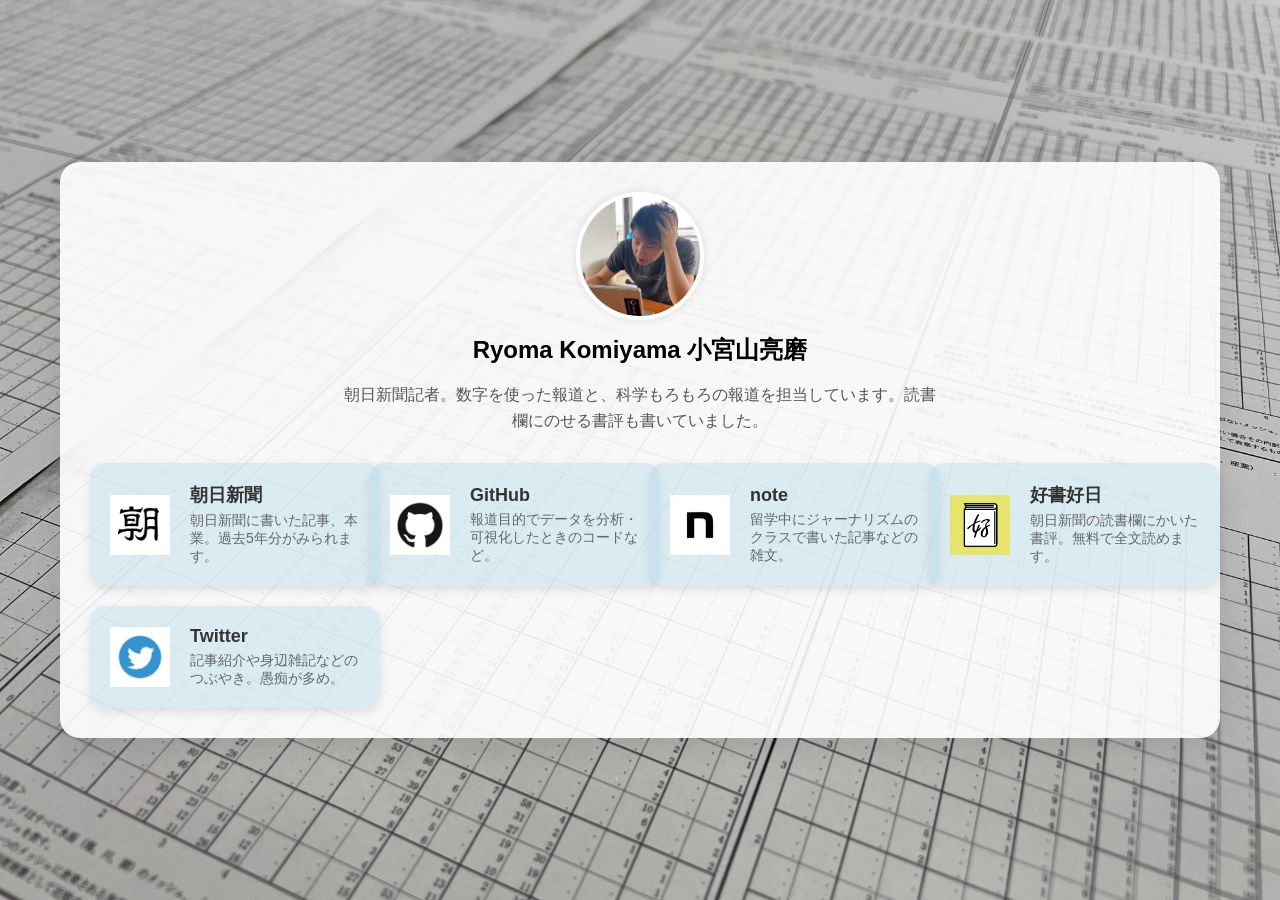
<file: index.html>
<!DOCTYPE html>
<html lang="ja">
<head>
    <meta charset="UTF-8">
    <meta name="viewport" content="width=device-width, initial-scale=1.0">
    <title>小宮山亮磨 | 朝日新聞記者</title>
    <meta name="description" content="朝日新聞記者・小宮山亮磨のウェブサイト。データを使った報道や科学報道、書評、GitHubやnoteでの発信を紹介しています。">
    <link rel="canonical" href="https://ryomakom.github.io/my_profile/">
    <meta property="og:title" content="小宮山亮磨 | 朝日新聞記者・データ報道">
    <meta property="og:description" content="朝日新聞記者・小宮山亮磨の公式ウェブサイト。データ報道、科学報道、書評など。">
    <meta property="og:type" content="website">
    <meta property="og:url" content="https://ryomakom.github.io/my_profile/">
    <meta property="og:image" content="https://github.com/ryomakom/my_profile/blob/main/profile.jpg">
    <meta name="google-site-verification" content="AjDPTl1NZj9dTbVpgsWfELuYcOZbsDiTIZR1UVCiakA" />
    <link rel="stylesheet" href="styles.css">
</head>
<body>
    <div class="container">
        <header>
            <img src="profile.jpg" alt="プロフィール写真" class="profile-photo">
            <h1 class="name">Ryoma Komiyama 小宮山亮磨</h1>
            <p class="intro">
                朝日新聞記者。数字を使った報道と、科学もろもろの報道を担当しています。読書欄にのせる書評も書いていました。
            </p>
        </header>

        <section class="social-links">
            <a href="https://sitesearch.asahi.com/sitesearch/?Keywords=%E5%B0%8F%E5%AE%AE%E5%B1%B1%E4%BA%AE%E7%A3%A8&Searchsubmit2=%E6%A4%9C%E7%B4%A2&Searchsubmit=%E6%A4%9C%E7%B4%A2&iref=pc_gnavi" class="link-item asahi" target="_blank">
                <img src="asahi-logo2.jpg" alt="朝日新聞" class="icon">
                <div class="link-content">
                    <h2>朝日新聞</h2>
                    <p>朝日新聞に書いた記事、本業。過去5年分がみられます。</p>
                </div>
            </a>

            <a href="https://github.com/ryomakom/" class="link-item github" target="_blank">
                <img src="github-logo.png" alt="GitHub" class="icon">
                <div class="link-content">
                    <h2>GitHub</h2>
                    <p>報道目的でデータを分析・可視化したときのコードなど。</p>
                </div>
            </a>

            <a href="https://note.com/ryomakom/" class="link-item note" target="_blank">
                <img src="note-logo.jpg" alt="note" class="icon">
                <div class="link-content">
                    <h2>note</h2>
                    <p>留学中にジャーナリズムのクラスで書いた記事などの雑文。</p>
                </div>
            </a>

            <a href="https://book.asahi.com/reviews/reviewer/11011996" class="link-item books" target="_blank">
                <img src="book-logo.jpg" alt="好書好日" class="icon">
                <div class="link-content">
                    <h2>好書好日</h2>
                    <p>朝日新聞の読書欄にかいた書評。無料で全文読めます。</p>
                </div>
            </a>

            <a href="https://x.com/ryomakom/" class="link-item twitter" target="_blank">
                <img src="twitter-logo.jpg" alt="Twitter" class="icon">
                <div class="link-content">
                    <h2>Twitter</h2>
                    <p>記事紹介や身辺雑記などのつぶやき。愚痴が多め。</p>
                </div>
            </a>
        </section>
    </div>
</body>
</html>
</file>
<file: styles.css>
/* 背景画像の設定 */
body {
    margin: 0;
    padding: 0;
    font-family: 'Arial', sans-serif;
    background: url('background.jpg') no-repeat center center fixed;
    background-size: cover;
    color: #333;
    display: flex;
    justify-content: center;
    align-items: center;
    min-height: 100vh;
}

/* コンテナのスタイル */
.container {
    width: 90%;
    max-width: 1100px;
    background: rgba(255, 255, 255, 0.9); /* 半透明の白背景 */
    border-radius: 20px;
    padding: 30px;
    box-shadow: 0 10px 30px rgba(0, 0, 0, 0.1);
    text-align: center;
}

/* ヘッダーのスタイル */
header {
    margin-bottom: 30px;
}

.profile-photo {
    width: 120px;
    height: 120px;
    border-radius: 50%;
    object-fit: cover;
    border: 4px solid #fff;
    box-shadow: 0 0 10px rgba(0, 0, 0, 0.1);
}

.name {
    font-size: 24px;
    font-weight: bold;
    margin-top: 10px;
    color: #000;
}

.intro {
    font-size: 16px;
    color: #555;
    max-width: 600px;
    margin: 10px auto;
    line-height: 1.6;
}

/* ソーシャルリンクのレイアウト */
.social-links {
    display: grid;
    grid-template-columns: repeat(auto-fit, minmax(250px, 1fr));
    gap: 20px;
    justify-content: center;
}

/* リンクアイテムのスタイル */
.link-item {
    display: flex;
    align-items: center;
    text-decoration: none; /* 下線を削除 */
    color: inherit;
    border-radius: 15px;
    padding: 20px;
    box-shadow: 0 4px 10px rgba(0, 0, 0, 0.1);
    transition: all 0.3s ease-in-out;
    min-width: 250px;
}

/* リンクのホバーエフェクト */
.link-item:hover {
    transform: scale(1.05);
    box-shadow: 0 6px 12px rgba(0, 0, 0, 0.2);
}

/* 個別のリンク背景色 */
.link-item.asahi { background: rgba(173, 216, 230, 0.4); }
.link-item.github { background: rgba(173, 216, 230, 0.4); }
.link-item.note { background: rgba(173, 216, 230, 0.4); }
.link-item.books { background: rgba(173, 216, 230, 0.4); }
.link-item.twitter { background: rgba(173, 216, 230, 0.4); }

/* アイコンのスタイル */
.icon {
    width: 60px;
    height: 60px;
    margin-right: 20px;
}

/* リンク内容のスタイル */
.link-content {
    text-align: left;
}

.link-content h2 {
    font-size: 18px;
    margin: 0;
    color: #333;
}

.link-content p {
    font-size: 14px;
    color: #666;
    margin: 5px 0 0;
}

/* スマホ対応（レスポンシブデザイン） */
@media (max-width: 768px) {
    .container {
        padding: 20px;
        width: 95%;
    }

    .profile-photo {
        width: 100px;
        height: 100px;
    }

    .name {
        font-size: 22px;
    }

    .intro {
        font-size: 14px;
    }

    .social-links {
        grid-template-columns: 1fr;  /* スマホでは1列表示 */
    }

    .link-item {
        flex-direction: column;
        align-items: center;
        text-align: center;
    }

    .icon {
        width: 48px;
        height: 48px;
        margin-bottom: 10px;
    }

    .link-content h2 {
        font-size: 16px;
    }

    .link-content p {
        font-size: 13px;
    }
}
</file>
